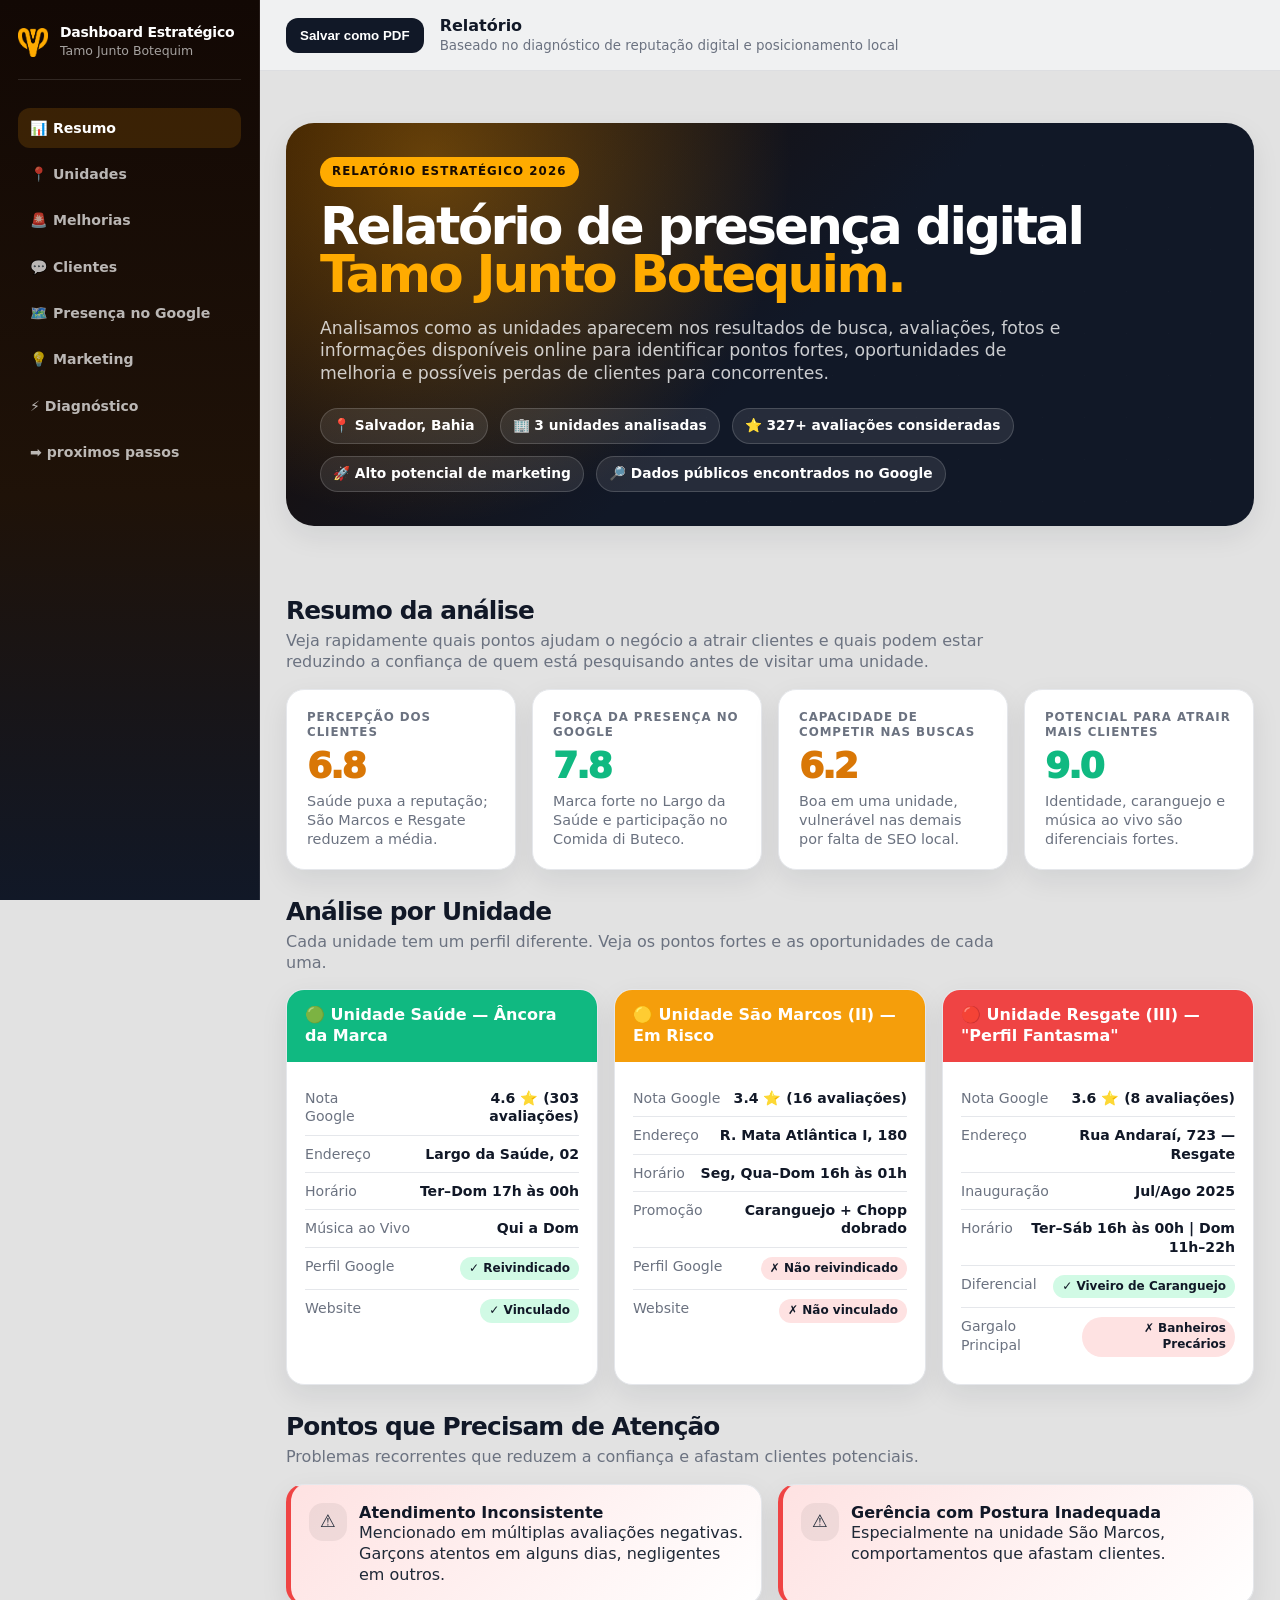
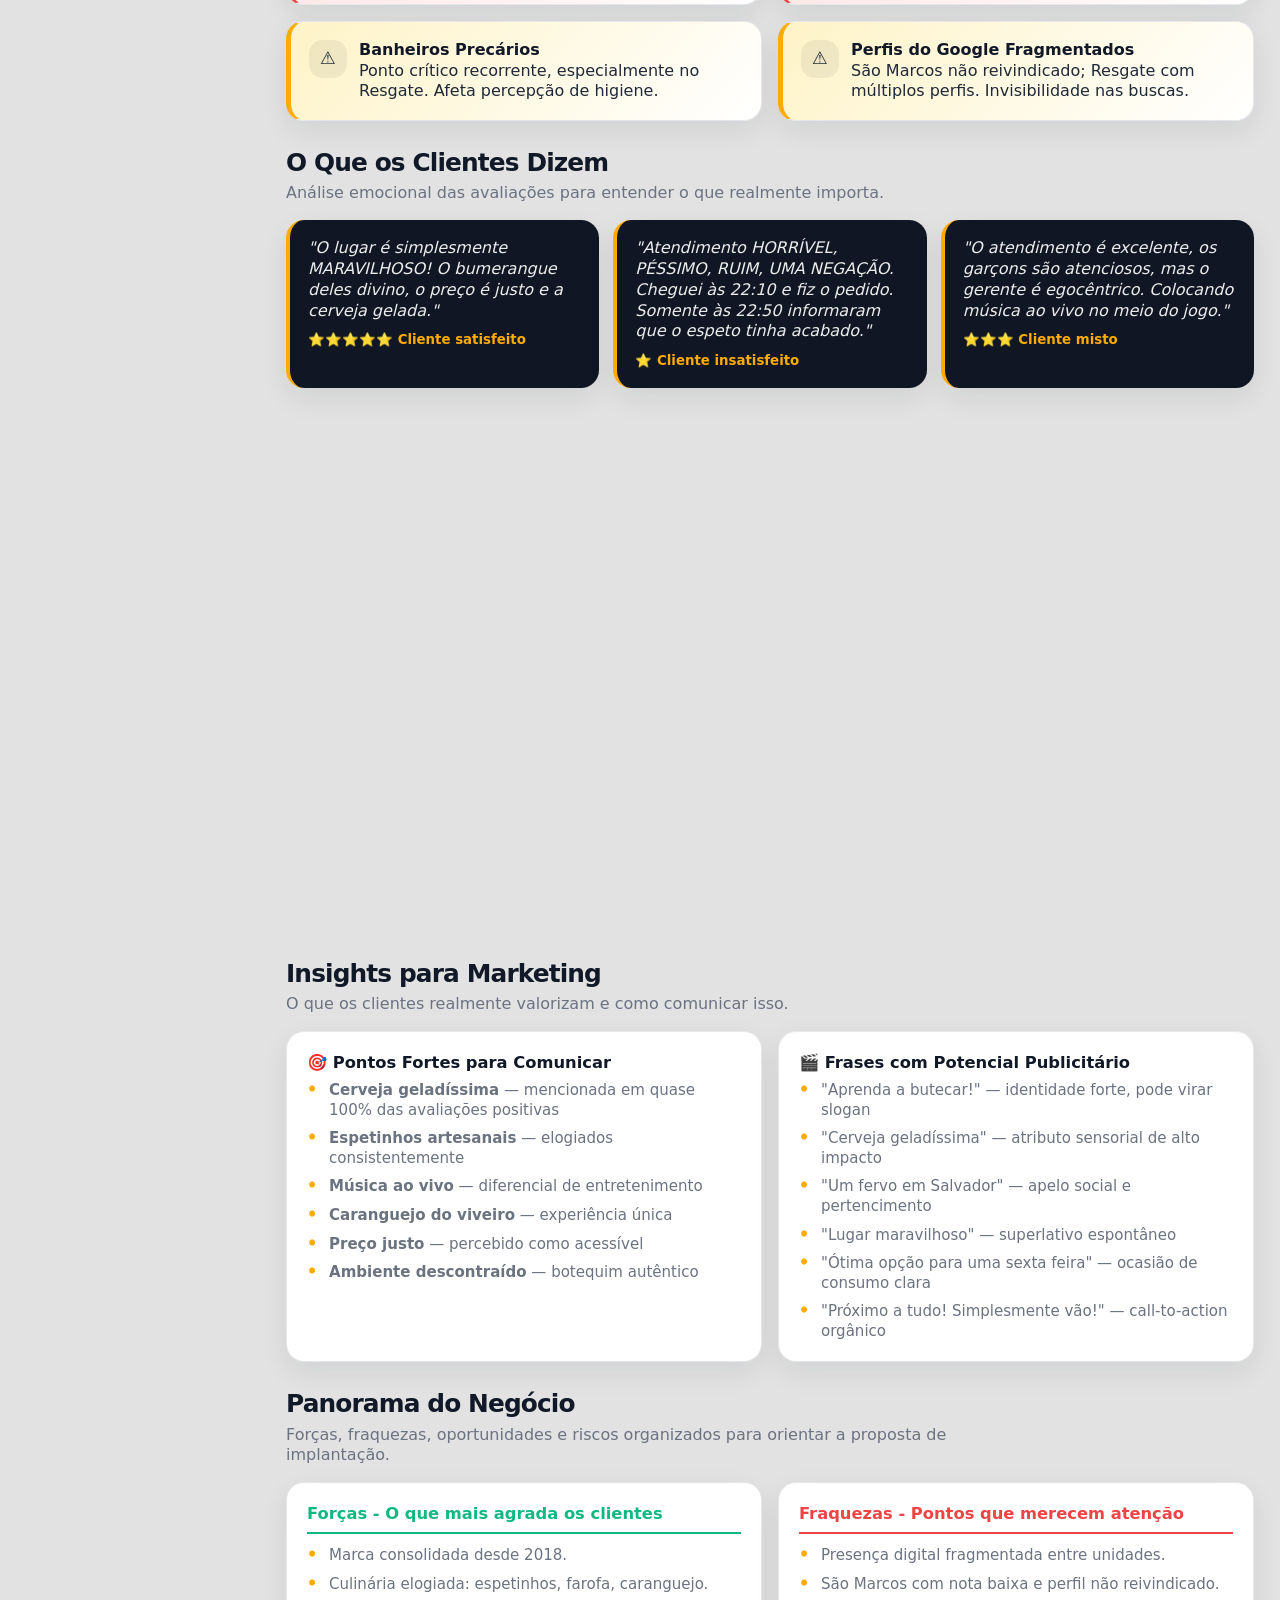
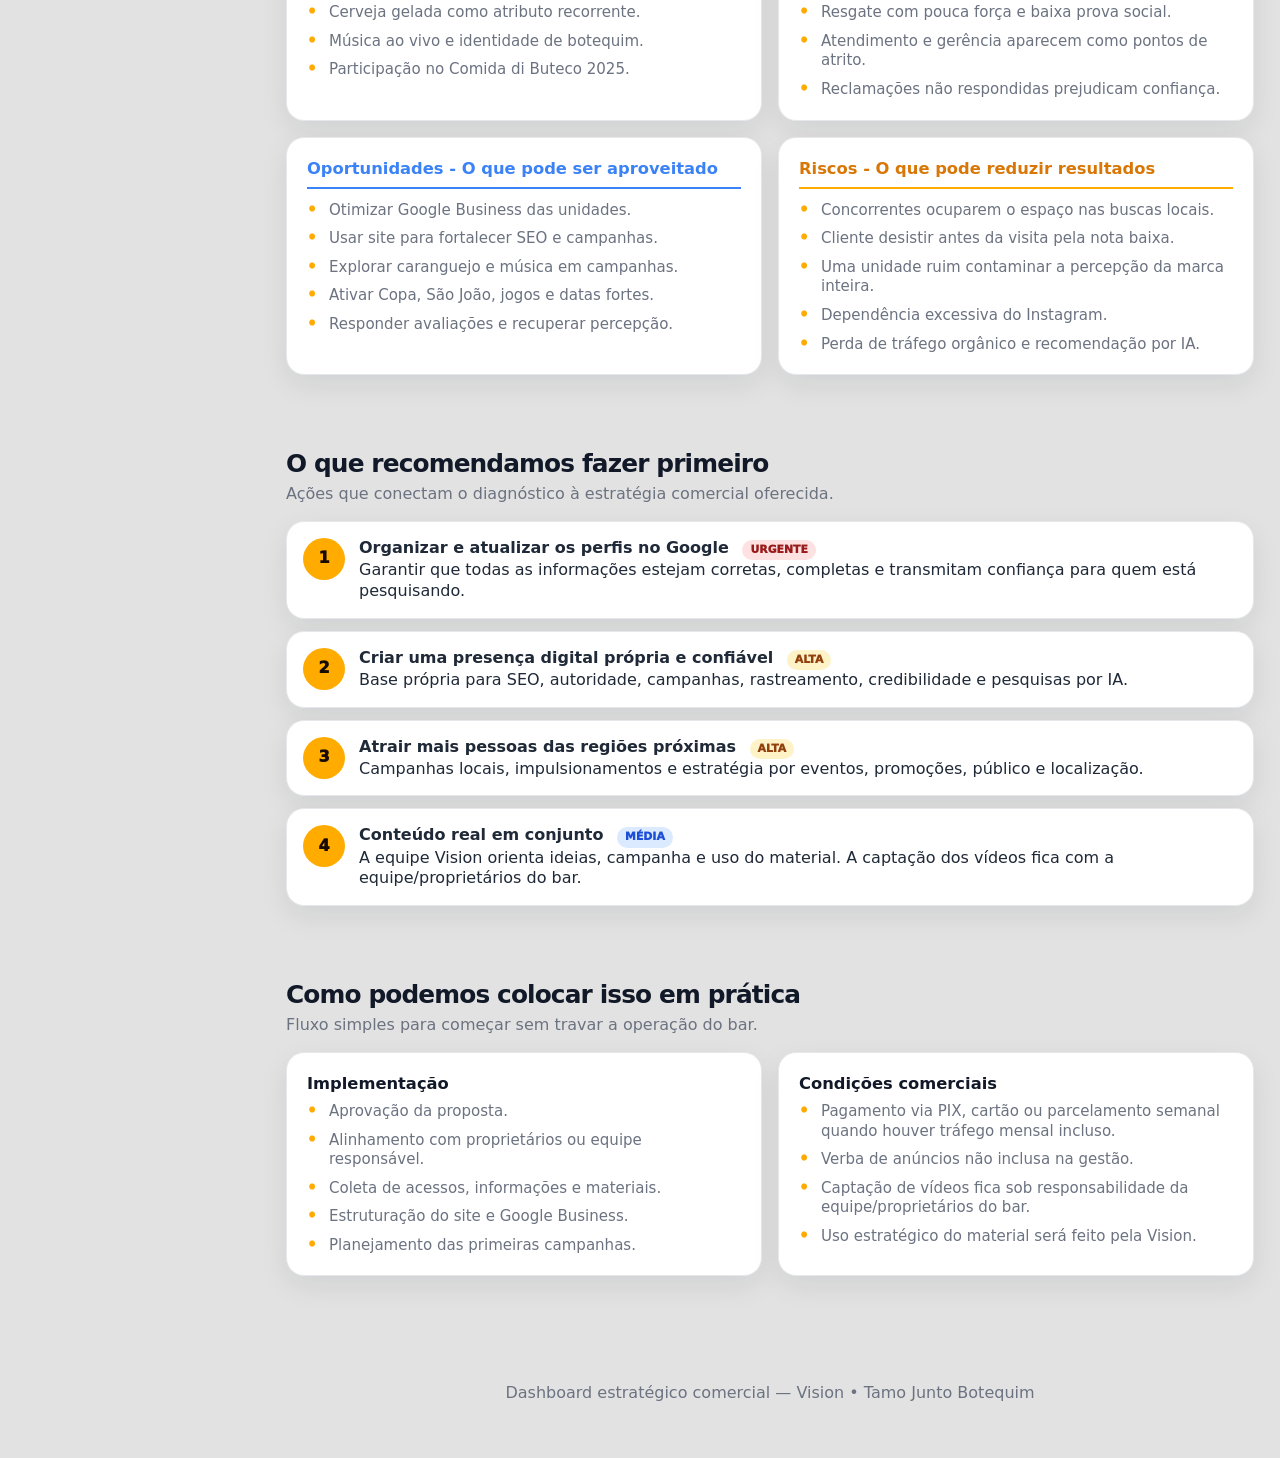
<file: index.html>
<!DOCTYPE html>
<html lang="pt-BR">
<head>
  <meta charset="UTF-8" />
  <meta name="viewport" content="width=device-width, initial-scale=1.0" />
  <title>Dashboard Estratégico — Tamo Junto Botequim</title>
  <link rel="stylesheet" href="css/styles.css">
</head>
<body>
  <div class="page">
    <aside>
      <div class="brand">
      <img src="./assets/Logo.png" style="width: 30px;" alt="Logo">
        <div>
          <h1 style="font-size: 14px;">Dashboard Estratégico</h1>
          <span>Tamo Junto Botequim</span>
        </div>
      </div>
      <nav class="menu">
          <a href="#visao" class="active">📊 Resumo</a>
          <a href="#unidades">📍 Unidades</a>
          <a href="#ferida">🚨 Melhorias</a>
          <a href="#sentimento">💬 Clientes</a>
          <a href="#seo">🗺️ Presença no Google</a>
          <a href="#marketing">💡 Marketing</a>
          <a href="#swot">⚡ Diagnóstico</a>
          <a href="#recomend">➡️ proximos passos</a>
      </nav>
    </aside>

    <button class="menu-toggle">☰ Menu</button>

    <main>
      <div class="topbar">
        <button class="btn" onclick="window.print()">Salvar como PDF</button>
        <div>
          <strong>Relatório</strong>
          <div class="small">Baseado no diagnóstico de reputação digital e posicionamento local</div>
        </div>
      </div>

      <div class="content">
        <section class="hero reveal" id="visao">
          <div class="badge">Relatório estratégico 2026</div>
          <h2>Relatório de presença digital<br><span>Tamo Junto Botequim.</span></h2>
          <p>Analisamos como as unidades aparecem nos resultados de busca, avaliações, fotos e informações disponíveis online para identificar pontos fortes, oportunidades de melhoria e possíveis perdas de clientes para concorrentes.</p>
          <div class="hero-meta">
            <span>📍 Salvador, Bahia</span>
            <span>🏢 3 unidades analisadas</span>
            <span>⭐ 327+ avaliações consideradas</span>
            <span>🚀 Alto potencial de marketing</span>
            <span>🔎 Dados públicos encontrados no Google</span>
          </div>
        </section>
          <br>
        <section class="reveal">
          <div class="section-title">
            <div>
              <h3>Resumo da análise</h3>
              <p>Veja rapidamente quais pontos ajudam o negócio a atrair clientes e quais podem estar reduzindo a confiança de quem está pesquisando antes de visitar uma unidade.</p>
            </div>
          </div>
          <div class="grid grid-4">
            <div class="card">
              <div class="label">Percepção dos clientes</div>
              <div class="metric amber">6.8</div>
              <div class="sub">Saúde puxa a reputação; São Marcos e Resgate reduzem a média.</div>
            </div>
            <div class="card">
              <div class="label">Força da presença no Google</div>
              <div class="metric green">7.8</div>
              <div class="sub">Marca forte no Largo da Saúde e participação no Comida di Buteco.</div>
            </div>
            <div class="card">
              <div class="label">Capacidade de competir nas buscas</div>
              <div class="metric amber">6.2</div>
              <div class="sub">Boa em uma unidade, vulnerável nas demais por falta de SEO local.</div>
            </div>
            <div class="card">
              <div class="label">Potencial para atrair mais clientes</div>
              <div class="metric green">9.0</div>
              <div class="sub">Identidade, caranguejo e música ao vivo são diferenciais fortes.</div>
            </div>
          </div>
        </section>

        <section id="unidades" class="reveal">
          <div class="section-title">
            <div>
              <h3>Análise por Unidade</h3>
              <p>Cada unidade tem um perfil diferente. Veja os pontos fortes e as oportunidades de cada uma.</p>
            </div>
          </div>
          <div class="grid grid-3">
            <div class="card unit-card">
              <div class="unit-head saude">🟢 Unidade Saúde — Âncora da Marca</div>
              <div class="unit-body">
                <div class="row"><span>Nota Google</span><span>4.6 ⭐ (303 avaliações)</span></div>
                <div class="row"><span>Endereço</span><span>Largo da Saúde, 02</span></div>
                <div class="row"><span>Horário</span><span>Ter–Dom 17h às 00h</span></div>
                <div class="row"><span>Música ao Vivo</span><span>Qui a Dom</span></div>
                <div class="row"><span>Perfil Google</span><span><span class="tag ok">✓ Reivindicado</span></span></div>
                <div class="row"><span>Website</span><span><span class="tag ok">✓ Vinculado</span></span></div>
              </div>
            </div>
            <div class="card unit-card">
              <div class="unit-head vale">🟡 Unidade São Marcos (II) — Em Risco</div>
              <div class="unit-body">
                <div class="row"><span>Nota Google</span><span>3.4 ⭐ (16 avaliações)</span></div>
                <div class="row"><span>Endereço</span><span>R. Mata Atlântica I, 180</span></div>
                <div class="row"><span>Horário</span><span>Seg, Qua–Dom 16h às 01h</span></div>
                <div class="row"><span>Promoção</span><span>Caranguejo + Chopp dobrado</span></div>
                <div class="row"><span>Perfil Google</span><span><span class="tag bad">✗ Não reivindicado</span></span></div>
                <div class="row"><span>Website</span><span><span class="tag bad">✗ Não vinculado</span></span></div>
              </div>
            </div>
            <div class="card unit-card">
              <div class="unit-head resgate">🔴 Unidade Resgate (III) — "Perfil Fantasma"</div>
              <div class="unit-body">
                <div class="row"><span>Nota Google</span><span>3.6 ⭐ (8 avaliações)</span></div>
                <div class="row"><span>Endereço</span><span>Rua Andaraí, 723 — Resgate</span></div>
                <div class="row"><span>Inauguração</span><span>Jul/Ago 2025</span></div>
                <div class="row"><span>Horário</span><span>Ter–Sáb 16h às 00h | Dom 11h–22h</span></div>
                <div class="row"><span>Diferencial</span><span><span class="tag ok">✓ Viveiro de Caranguejo</span></span></div>
                <div class="row"><span>Gargalo Principal</span><span><span class="tag bad">✗ Banheiros Precários</span></span></div>
              </div>
            </div>
          </div>
        </section>

        <section id="ferida" class="reveal">
          <div class="section-title">
            <div>
              <h3>Pontos que Precisam de Atenção</h3>
              <p>Problemas recorrentes que reduzem a confiança e afastam clientes potenciais.</p>
            </div>
          </div>
          <div class="grid grid-2">
            <div class="alert red">
              <div class="iconBox">⚠️</div>
              <div>
                <strong>Atendimento Inconsistente</strong>
                <p>Mencionado em múltiplas avaliações negativas. Garçons atentos em alguns dias, negligentes em outros.</p>
              </div>
            </div>
            <div class="alert red">
              <div class="iconBox">⚠️</div>
              <div>
                <strong>Gerência com Postura Inadequada</strong>
                <p>Especialmente na unidade São Marcos, comportamentos que afastam clientes.</p>
              </div>
            </div>
            <div class="alert amber">
              <div class="iconBox">⚠️</div>
              <div>
                <strong>Banheiros Precários</strong>
                <p>Ponto crítico recorrente, especialmente no Resgate. Afeta percepção de higiene.</p>
              </div>
            </div>
            <div class="alert amber">
              <div class="iconBox">⚠️</div>
              <div>
                <strong>Perfis do Google Fragmentados</strong>
                <p>São Marcos não reivindicado; Resgate com múltiplos perfis. Invisibilidade nas buscas.</p>
              </div>
            </div>
          </div>
        </section>

        <section id="sentimento" class="reveal">
          <div class="section-title">
            <div>
              <h3>O Que os Clientes Dizem</h3>
              <p>Análise emocional das avaliações para entender o que realmente importa.</p>
            </div>
          </div>
          <div class="quote-grid">
            <div class="quote">
              <p>"O lugar é simplesmente MARAVILHOSO! O bumerangue deles divino, o preço é justo e a cerveja gelada."</p>
              <small>⭐⭐⭐⭐⭐ Cliente satisfeito</small>
            </div>
            <div class="quote">
              <p>"Atendimento HORRÍVEL, PÉSSIMO, RUIM, UMA NEGAÇÃO. Cheguei às 22:10 e fiz o pedido. Somente às 22:50 informaram que o espeto tinha acabado."</p>
              <small>⭐ Cliente insatisfeito</small>
            </div>
            <div class="quote">
              <p>"O atendimento é excelente, os garçons são atenciosos, mas o gerente é egocêntrico. Colocando música ao vivo no meio do jogo."</p>
              <small>⭐⭐⭐ Cliente misto</small>
            </div>
          </div>
        </section>

        <section id="seo" class="reveal">
          <div class="section-title">
            <div>
              <h3>Presença no Google</h3>
              <p>Como o Tamo Junto aparece (ou não) nas buscas locais.</p>
            </div>
          </div>
          <div class="grid grid-2">
            <div class="card">
              <h4>✓ Saúde — Forte</h4>
              <ul>
                <li>303 avaliações com nota 4.6</li>
                <li>Perfil completo e reivindicado</li>
                <li>Website vinculado</li>
                <li>Aparece nas primeiras posições para "bar Largo da Saúde"</li>
                <li>Participação no Comida di Buteco 2025</li>
              </ul>
            </div>
            <div class="card">
              <h4>⚠️ São Marcos — Crítico</h4>
              <ul>
                <li>Apenas 16 avaliações com nota 3.4</li>
                <li>Perfil não reivindicado</li>
                <li>Sem website vinculado</li>
                <li>Categoria não definida</li>
                <li>Nomenclatura inconsistente (Vale dos Lagos vs. São Marcos)</li>
              </ul>
            </div>
            <div class="card">
              <h4>🔴 Resgate — "Perfil Fantasma"</h4>
              <ul>
                <li>Apenas 8 avaliações com nota 3.6</li>
                <li>Múltiplos perfis no Google Maps</li>
                <li>Não otimizado, invisível nas buscas</li>
                <li>Não aparece com ícone de bar no mapa</li>
                <li>Perda de 100% do tráfego orgânico local</li>
              </ul>
            </div>
            <div class="card">
              <h4>💡 Oportunidade</h4>
              <ul>
                <li>Reivindicar e otimizar perfis não gerenciados</li>
                <li>Consolidar perfis duplicados do Resgate</li>
                <li>Adicionar fotos, horários e informações completas</li>
                <li>Responder avaliações para aumentar engajamento</li>
                <li>Criar website próprio para fortalecer SEO</li>
              </ul>
            </div>
          </div>
        </section>

        <section id="marketing" class="reveal">
          <div class="section-title">
            <div>
              <h3>Insights para Marketing</h3>
              <p>O que os clientes realmente valorizam e como comunicar isso.</p>
            </div>
          </div>
          <div class="grid grid-2">
            <div class="card">
              <h4>🎯 Pontos Fortes para Comunicar</h4>
              <ul>
                <li><strong>Cerveja geladíssima</strong> — mencionada em quase 100% das avaliações positivas</li>
                <li><strong>Espetinhos artesanais</strong> — elogiados consistentemente</li>
                <li><strong>Música ao vivo</strong> — diferencial de entretenimento</li>
                <li><strong>Caranguejo do viveiro</strong> — experiência única</li>
                <li><strong>Preço justo</strong> — percebido como acessível</li>
                <li><strong>Ambiente descontraído</strong> — botequim autêntico</li>
              </ul>
            </div>
            <div class="card">
              <h4>🎬 Frases com Potencial Publicitário</h4>
              <ul>
                <li>"Aprenda a butecar!" — identidade forte, pode virar slogan</li>
                <li>"Cerveja geladíssima" — atributo sensorial de alto impacto</li>
                <li>"Um fervo em Salvador" — apelo social e pertencimento</li>
                <li>"Lugar maravilhoso" — superlativo espontâneo</li>
                <li>"Ótima opção para uma sexta feira" — ocasião de consumo clara</li>
                <li>"Próximo a tudo! Simplesmente vão!" — call-to-action orgânico</li>
              </ul>
            </div>
          </div>
        </section>

        <section id="swot" class="reveal">
          <div class="section-title">
            <div>
              <h3>Panorama do Negócio</h3>
              <p>Forças, fraquezas, oportunidades e riscos organizados para orientar a proposta de implantação.</p>
            </div>
          </div>

          <div class="swot">
            <div class="card forcas">
              <h4>Forças - O que mais agrada os clientes</h4>
              <ul>
                <li>Marca consolidada desde 2018.</li>
                <li>Culinária elogiada: espetinhos, farofa, caranguejo.</li>
                <li>Cerveja gelada como atributo recorrente.</li>
                <li>Música ao vivo e identidade de botequim.</li>
                <li>Participação no Comida di Buteco 2025.</li>
              </ul>
            </div>
            <div class="card fraquezas">
              <h4>Fraquezas - Pontos que merecem atenção</h4>
              <ul>
                <li>Presença digital fragmentada entre unidades.</li>
                <li>São Marcos com nota baixa e perfil não reivindicado.</li>
                <li>Resgate com pouca força e baixa prova social.</li>
                <li>Atendimento e gerência aparecem como pontos de atrito.</li>
                <li>Reclamações não respondidas prejudicam confiança.</li>
              </ul>
            </div>
            <div class="card oportunidades">
              <h4>Oportunidades - O que pode ser aproveitado</h4>
              <ul>
                <li>Otimizar Google Business das unidades.</li>
                <li>Usar site para fortalecer SEO e campanhas.</li>
                <li>Explorar caranguejo e música em campanhas.</li>
                <li>Ativar Copa, São João, jogos e datas fortes.</li>
                <li>Responder avaliações e recuperar percepção.</li>
              </ul>
            </div>
            <div class="card riscos">
              <h4>Riscos - O que pode reduzir resultados</h4>
              <ul>
                <li>Concorrentes ocuparem o espaço nas buscas locais.</li>
                <li>Cliente desistir antes da visita pela nota baixa.</li>
                <li>Uma unidade ruim contaminar a percepção da marca inteira.</li>
                <li>Dependência excessiva do Instagram.</li>
                <li>Perda de tráfego orgânico e recomendação por IA.</li>
              </ul>
            </div>
          </div>
        </section>
        <br>

        <section id="recomend" class="reveal">
          <div class="section-title">
            <div>
              <h3>O que recomendamos fazer primeiro</h3>
              <p>Ações que conectam o diagnóstico à estratégia comercial oferecida.</p>
            </div>
          </div>

          <div class="rec">
            <div class="rec-item"><div class="num">1</div><div><h4>Organizar e atualizar os perfis no Google <span class="priority urgente">URGENTE</span></h4><p>Garantir que todas as informações estejam corretas, completas e transmitam confiança para quem está pesquisando.</p></div></div>
            <div class="rec-item"><div class="num">2</div><div><h4>Criar uma presença digital própria e confiável <span class="priority alta">ALTA</span></h4><p>Base própria para SEO, autoridade, campanhas, rastreamento, credibilidade e pesquisas por IA.</p></div></div>
            <div class="rec-item"><div class="num">3</div><div><h4>Atrair mais pessoas das regiões próximas <span class="priority alta">ALTA</span></h4><p>Campanhas locais, impulsionamentos e estratégia por eventos, promoções, público e localização.</p></div></div>
            <div class="rec-item"><div class="num">4</div><div><h4>Conteúdo real em conjunto <span class="priority media">MÉDIA</span></h4><p>A equipe Vision orienta ideias, campanha e uso do material. A captação dos vídeos fica com a equipe/proprietários do bar.</p></div></div>
          </div>
        </section>
        <br>

        <section class="reveal">
          <div class="section-title">
            <div>
              <h3>Como podemos colocar isso em prática</h3>
              <p>Fluxo simples para começar sem travar a operação do bar.</p>
            </div>
          </div>

          <div class="grid grid-2">
            <div class="card">
              <h4>Implementação</h4>
              <ul>
                <li>Aprovação da proposta.</li>
                <li>Alinhamento com proprietários ou equipe responsável.</li>
                <li>Coleta de acessos, informações e materiais.</li>
                <li>Estruturação do site e Google Business.</li>
                <li>Planejamento das primeiras campanhas.</li>
              </ul>
            </div>
            <div class="card">
              <h4>Condições comerciais</h4>
              <ul>
                <li>Pagamento via PIX, cartão ou parcelamento semanal quando houver tráfego mensal incluso.</li>
                <li>Verba de anúncios não inclusa na gestão.</li>
                <li>Captação de vídeos fica sob responsabilidade da equipe/proprietários do bar.</li>
                <li>Uso estratégico do material será feito pela Vision.</li>
              </ul>
            </div>
          </div>

        </section>
        <br>
        <footer>
          Dashboard estratégico comercial — Vision • Tamo Junto Botequim
        </footer>
      </div>
    </main>
  </div>

  <script src="js/main.js"></script>
</body>
</html>
</file>
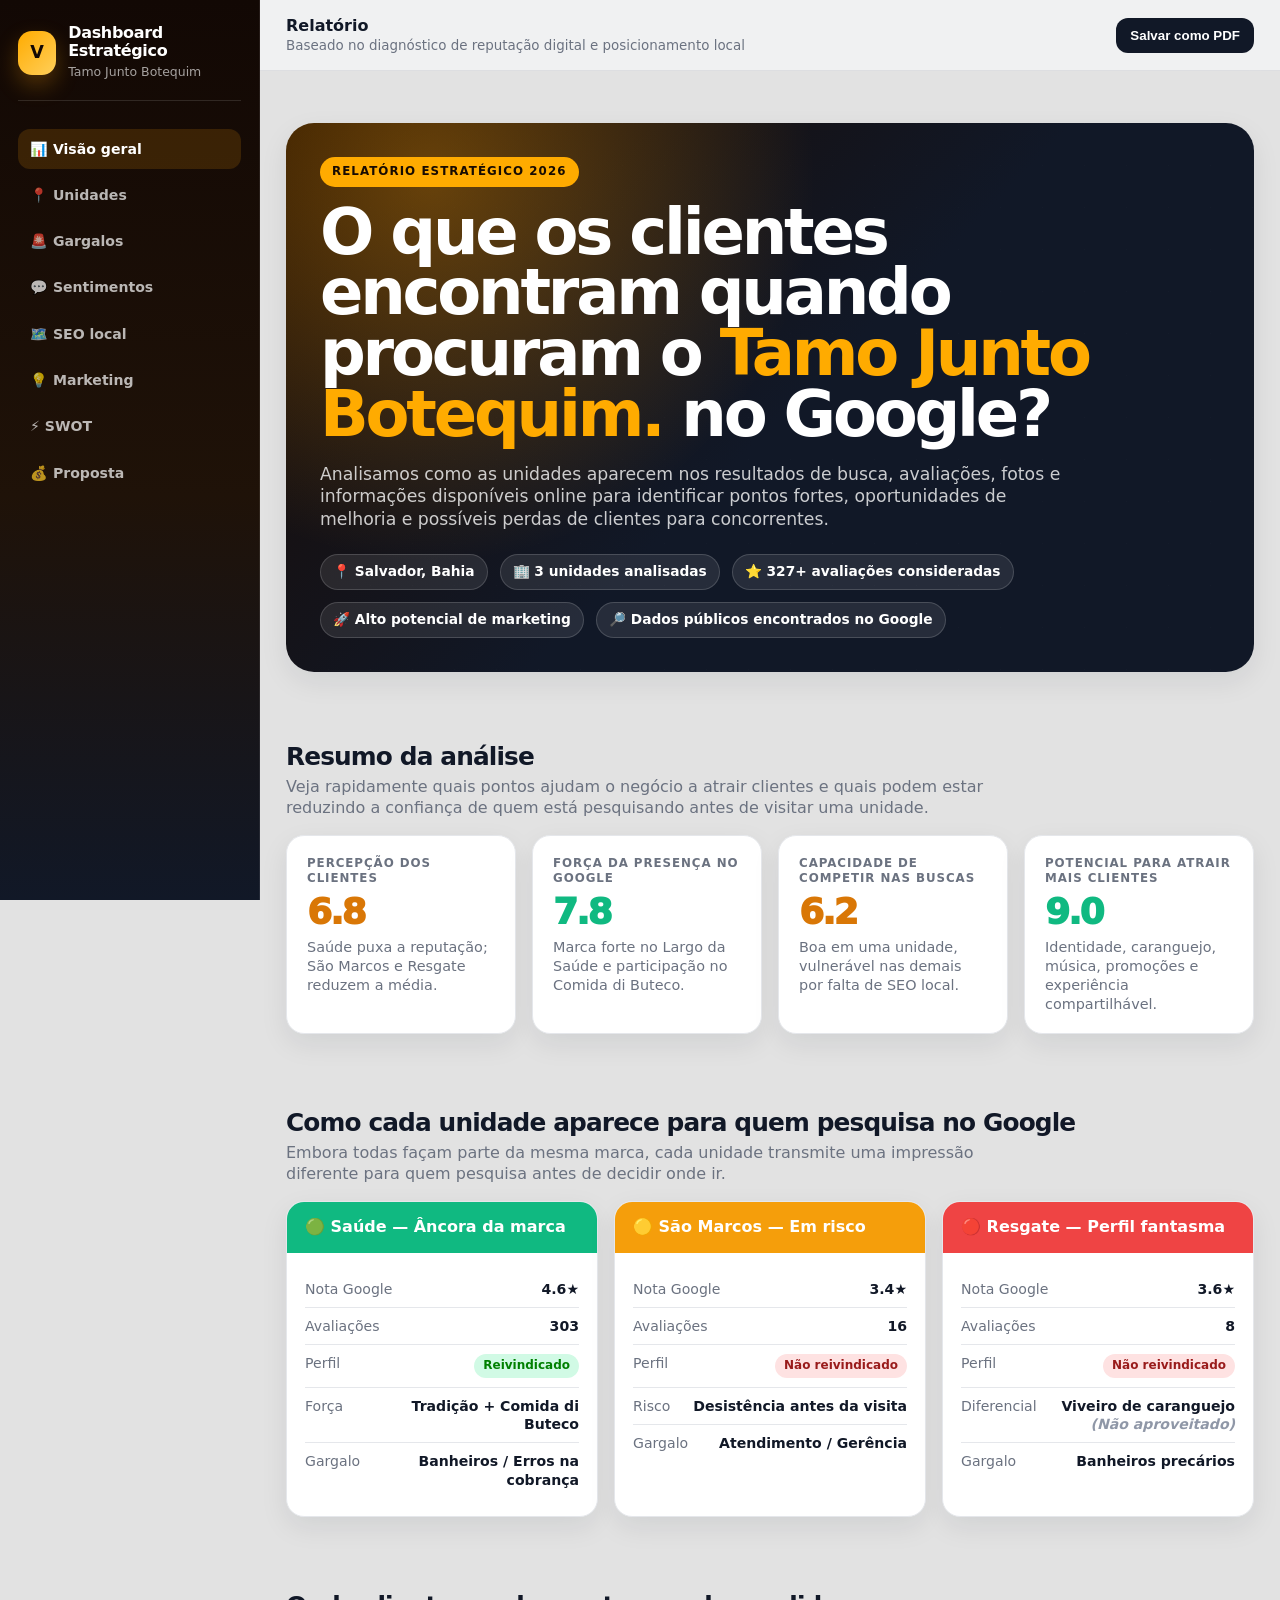
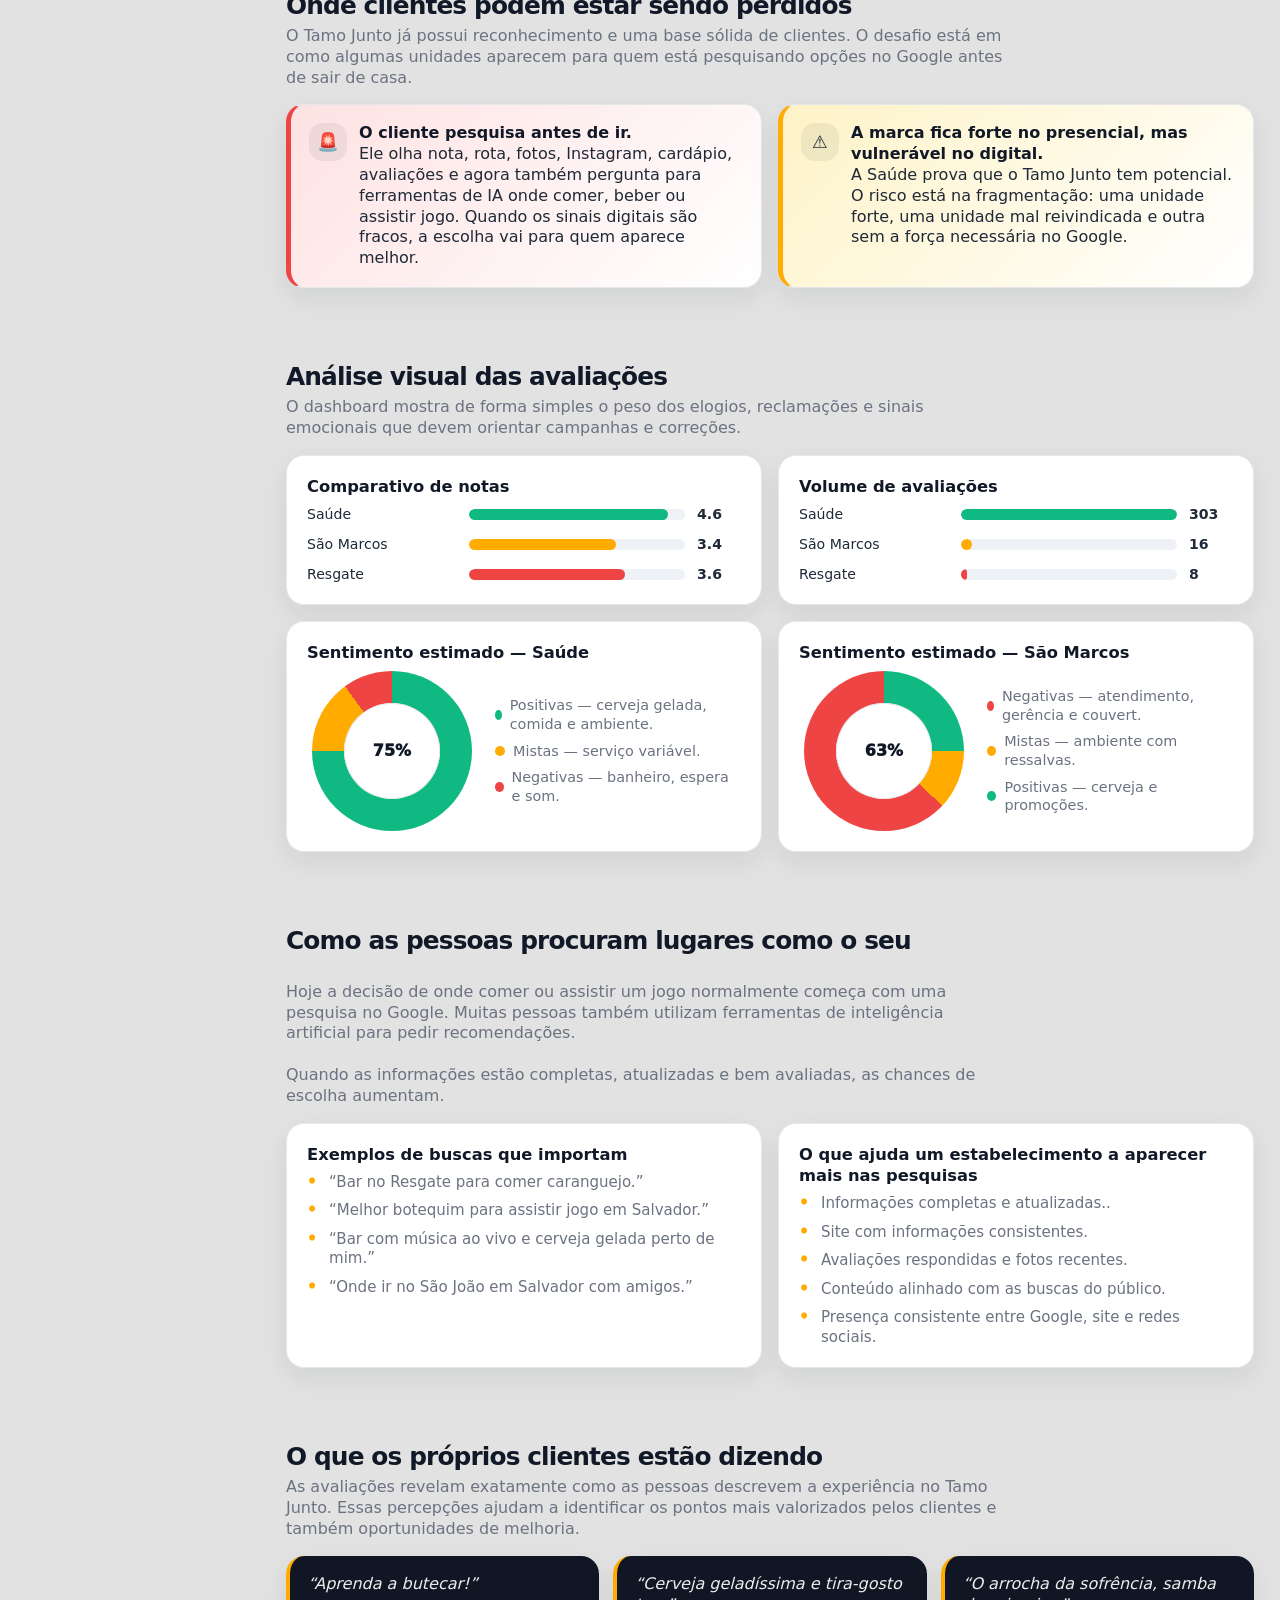
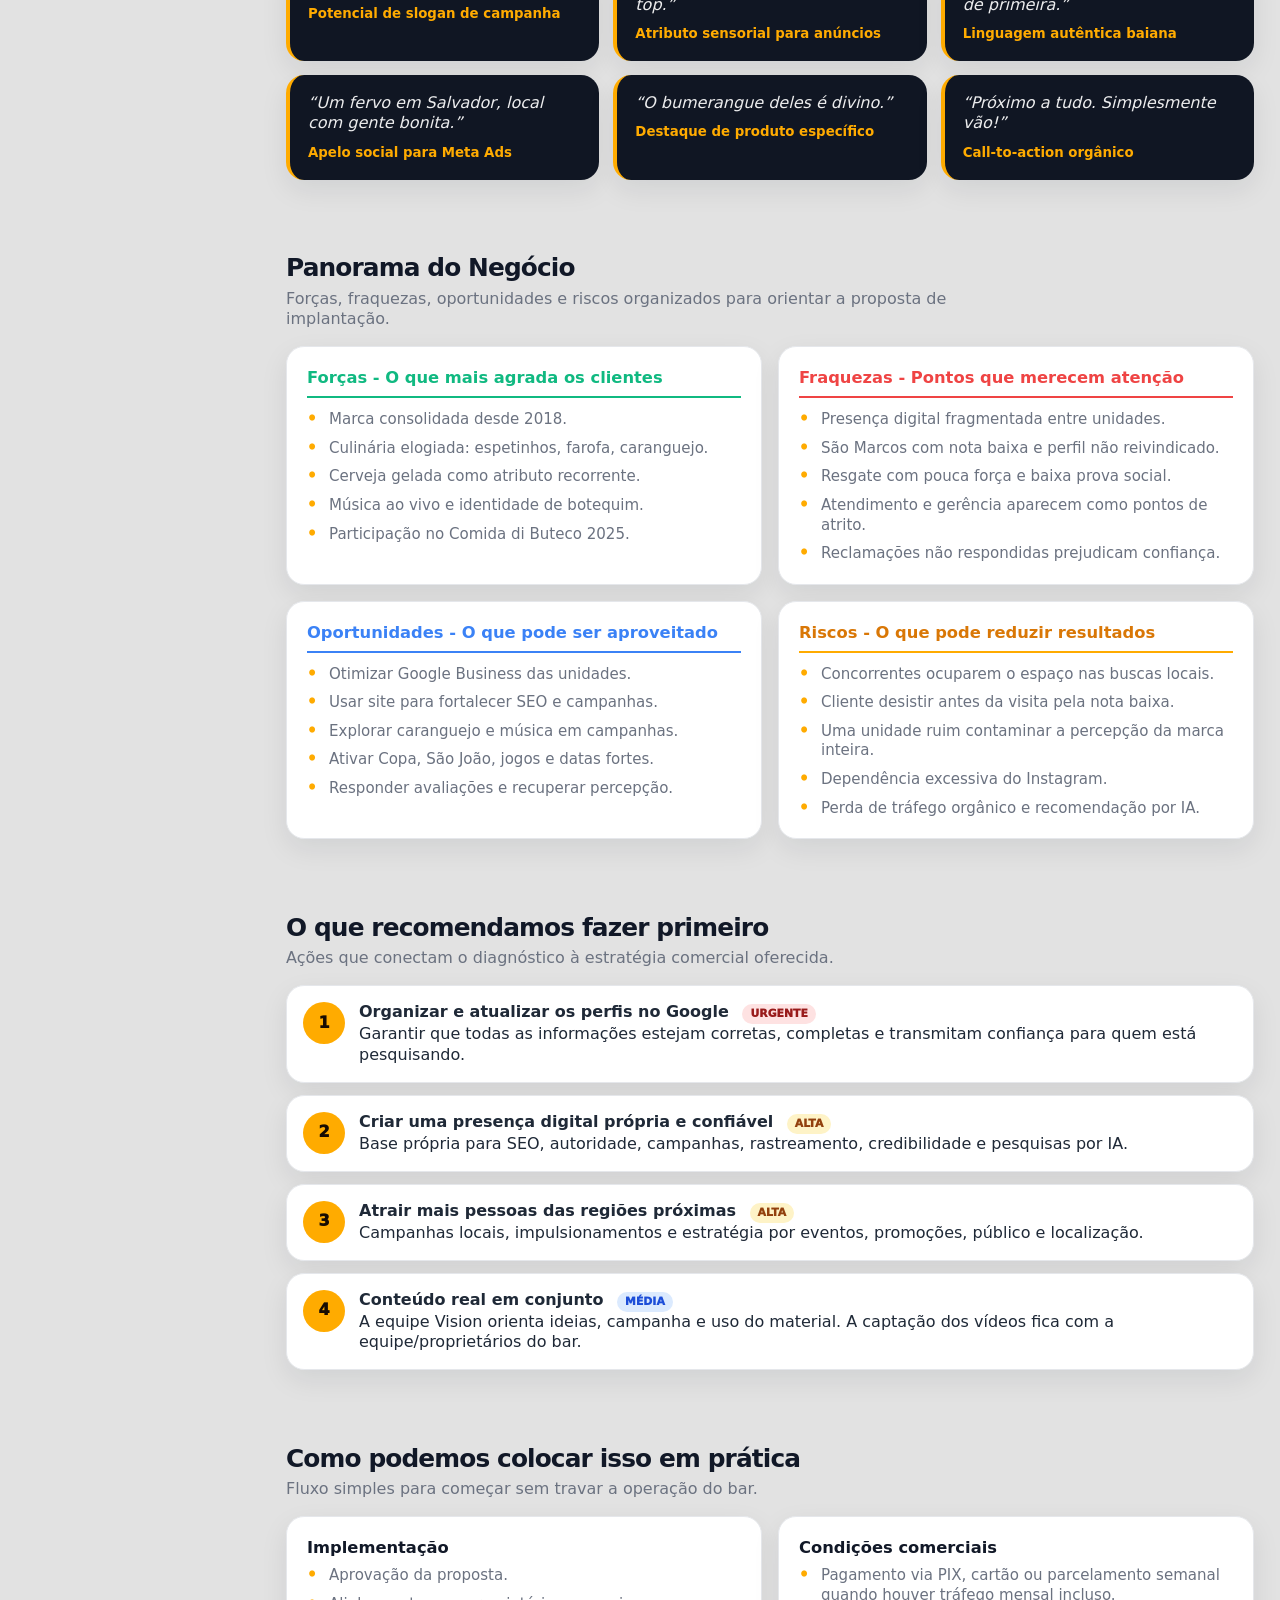
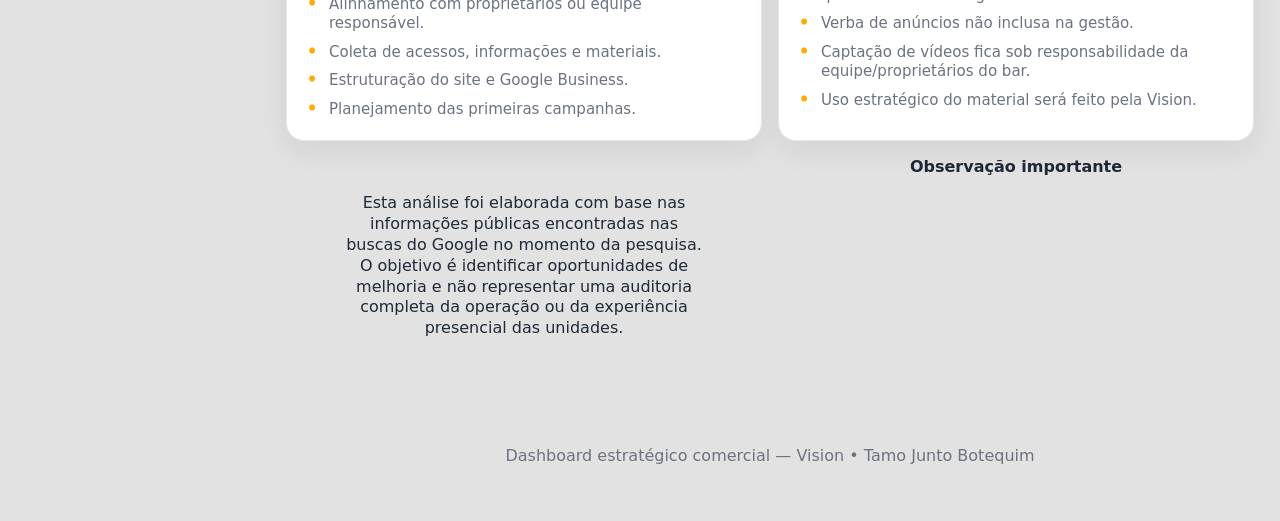
<file: dashboard_tamo_junto_analise.html>
<!DOCTYPE html>
<html lang="pt-BR">
<head>
  <meta charset="UTF-8" />
  <meta name="viewport" content="width=device-width, initial-scale=1.0" />
  <title>Dashboard Estratégico — Tamo Junto Botequim</title>
  <style>
    :root{
      --bg:#e2e2e2;
      --dark:#111827;
      --dark2:#1f2937;
      --card:#ffffff;
      --muted:#6b7280;
      --text:#1f2937;
      --amber:#FFAB00;
      --amber2:#d97706;
      --amberLight:#fef3c7;
      --green:#10b981;
      --greenLight:#d1fae5;
      --red:#ef4444;
      --redLight:#fee2e2;
      --blue:#3b82f6;
      --blueLight:#dbeafe;
      --line:#e5e7eb;
      --shadow:0 10px 28px rgba(17,24,39,.08);
      --radius:18px;
    }

    *{box-sizing:border-box;margin:0;padding:0}
    html{scroll-behavior:smooth}
    body{
      font-family:"poppins",system-ui,-apple-system,BlinkMacSystemFont,Arial,sans-serif;
      background:var(--bg);
      color:var(--text);
      line-height:1.3;
    }
    a{text-decoration:none;color:inherit}
    .page{display:grid;grid-template-columns:260px 1fr;min-height:100vh}

    aside{
      position:sticky;top:0;height:100vh;
      background:linear-gradient(180deg,#120804,#1f1208 55%,#111827);
      color:white;padding:24px 18px;border-right:1px solid rgba(255,255,255,.08);
      overflow:auto;
    }
    .brand{
      display:flex;align-items:center;gap:12px;margin-bottom:28px;
      padding-bottom:18px;border-bottom:1px solid rgba(255,255,255,.12)
    }
    .logo{
      width:44px;height:44px;border-radius:14px;
      display:grid;place-items:center;
      background:linear-gradient(135deg,var(--amber),#ffcf5a);
      color:#120804;font-weight:900;font-size:1.1rem;
      box-shadow:0 10px 22px rgba(245,158,11,.28)
    }
    .brand h1{font-size:1rem;line-height:1.15;letter-spacing:-.02em}
    .brand span{color:rgba(255,255,255,.62);font-size:.78rem}

    .menu{display:grid;gap:6px}
    .menu a{
      padding:11px 12px;border-radius:12px;color:rgba(255,255,255,.70);
      font-size:.88rem;font-weight:700;transition:.22s ease;
      display:flex;gap:10px;align-items:center;
    }
    .menu a:hover,.menu a.active{background:rgba(245,158,11,.16);color:#fff}

    main{min-width:0}
    .topbar{
      position:sticky;top:0;z-index:20;
      background:rgba(243,244,246,.82);backdrop-filter:blur(14px);
      border-bottom:1px solid rgba(17,24,39,.08);
      padding:16px 26px;display:flex;align-items:center;justify-content:space-between;gap:16px
    }
    .topbar strong{color:var(--dark)}
    .topbar .small{font-size:.84rem;color:var(--muted)}
    .btn{
      border:0;background:var(--dark);color:#fff;border-radius:12px;
      padding:10px 14px;font-weight:800;cursor:pointer;transition:.22s ease;
    }
    .btn:hover{transform:translateY(-2px);box-shadow:var(--shadow)}

    .content{max-width:1180px;margin:0 auto;padding:26px}
    .hero{
      position:relative;overflow:hidden;border-radius:28px;
      background:
        radial-gradient(circle at 15% 10%,rgba(245,158,11,.36),transparent 40%),
        linear-gradient(135deg,#1a0a00,#111827 52%,#111827);
      color:#fff;padding:34px;box-shadow:var(--shadow);margin-bottom:22px;
    }
    .hero::after{
      content:"";position:absolute;inset:0;
      background-image:linear-gradient(120deg,rgba(255,255,255,.08) 0 1px,transparent 1px);
      background-size:42px 42px;opacity:.18;pointer-events:none
    }
    .hero > *{position:relative;z-index:1}
    .badge{
      display:inline-flex;align-items:center;gap:8px;
      background:var(--amber);color:#180c02;
      font-size:.74rem;font-weight:900;letter-spacing:.09em;text-transform:uppercase;
      padding:7px 12px;border-radius:999px;margin-bottom:15px
    }
    .hero h2{font-size:clamp(2rem,5vw,4rem);letter-spacing:-.05em;line-height:.95;max-width:900px}
    .hero h2 span{color:var(--amber)}
    .hero p{margin-top:18px;max-width:760px;color:rgba(255,255,255,.78);font-size:1.08rem}
    .hero-meta{display:flex;gap:12px;flex-wrap:wrap;margin-top:24px}
    .hero-meta span{background:rgba(255,255,255,.09);border:1px solid rgba(255,255,255,.16);border-radius:999px;padding:8px 12px;font-weight:700;font-size:.86rem}

    section{margin:26px 0}
    .section-title{display:flex;justify-content:space-between;align-items:end;gap:18px;margin-bottom:16px}
    .section-title h3{font-size:1.55rem;letter-spacing:-.035em;color:var(--dark)}
    .section-title p{color:var(--muted);max-width:720px;margin-top:4px}
    .grid{display:grid;gap:16px}
    .grid-4{grid-template-columns:repeat(4,1fr)}
    .grid-3{grid-template-columns:repeat(3,1fr)}
    .grid-2{grid-template-columns:repeat(2,1fr)}
    .card{
      background:var(--card);border:1px solid var(--line);border-radius:var(--radius);
      padding:20px;box-shadow:var(--shadow);transition:.25s ease;position:relative;overflow:hidden
    }
    .card:hover{transform:translateY(-4px);box-shadow:0 18px 42px rgba(17,24,39,.12)}
    .card::before{content:"";position:absolute;top:0;left:0;right:0;height:4px;}
    .label{font-size:.74rem;text-transform:uppercase;letter-spacing:.08em;font-weight:900;color:var(--muted);margin-bottom:8px}
    .metric{font-size:2.25rem;font-weight:950;letter-spacing:-.06em;color:var(--dark);line-height:1}
    .metric.green{color:var(--green)}.metric.amber{color:var(--amber2)}.metric.red{color:var(--red)}.metric.blue{color:var(--blue)}
    .sub{color:var(--muted);font-size:.9rem;margin-top:8px}
    .card h4{font-size:1.02rem;color:var(--dark);margin-bottom:8px}
    .card p,.card li{color:var(--muted);font-size:.94rem}
    ul{list-style:none;display:grid;gap:9px}
    li{position:relative;padding-left:22px}
    li::before{content:"•";position:absolute;left:0;color:var(--amber);font-weight:950}

    .alert{
      display:flex;gap:12px;align-items:flex-start;border-radius:var(--radius);
      padding:18px;border:1px solid var(--line);background:#fff;box-shadow:var(--shadow)
    }
    .alert strong{color:var(--dark)}
    .alert.red{background:linear-gradient(135deg,var(--redLight),#fff);border-left:5px solid var(--red)}
    .alert.amber{background:linear-gradient(135deg,var(--amberLight),#fff);border-left:5px solid var(--amber)}
    .alert.green{background:linear-gradient(135deg,var(--greenLight),#fff);border-left:5px solid var(--green)}
    .iconBox{width:38px;height:38px;border-radius:14px;display:grid;place-items:center;flex:0 0 auto;background:rgba(0,0,0,.06);font-size:1.1rem}

    .unit-card{padding:0;overflow:hidden}
    .unit-head{color:#fff;padding:15px 18px;font-weight:900}
    .unit-head.saude{background:linear-gradient(135deg,#10b981,#10b981)}
    .unit-head.vale{background:linear-gradient(135deg,#f59e0b,#f59e0b)}
    .unit-head.resgate{background:linear-gradient(135deg,#ef4444,#ef4444)}
    .unit-body{padding:18px}
    .row{display:flex;justify-content:space-between;gap:12px;border-bottom:1px solid var(--line);padding:9px 0;font-size:.88rem}
    .row:last-child{border-bottom:0}
    .row span:first-child{color:var(--muted)}
    .row span:last-child{text-align:right;font-weight:800;color:var(--dark)}
    .tag{display:inline-flex;align-items:center;border-radius:999px;padding:4px 9px;font-size:.75rem;font-weight:900}
    .ok{background:var(--greenLight);color:#065f46}.warn{background:var(--amberLight);color:#92400e}.bad{background:var(--redLight);color:#991b1b;}

    .bar-chart{display:grid;gap:12px}
    .bar-row{display:grid;grid-template-columns:150px 1fr 44px;gap:12px;align-items:center;font-size:.88rem}
    .bar-track{height:11px;background:#eef2f7;border-radius:999px;overflow:hidden}
    .bar{height:100%;border-radius:999px;background:var(--amber)}
    .bar.green{background:var(--green)}.bar.red{background:var(--red)}.bar.blue{background:var(--blue)}
    .donut-wrap{display:grid;grid-template-columns:170px 1fr;gap:18px;align-items:center}
    .donut{
      --p1:75;--p2:15;--p3:10;
      width:160px;height:160px;border-radius:50%;
      background:conic-gradient(var(--green) 0 calc(var(--p1)*1%),var(--amber) 0 calc((var(--p1) + var(--p2))*1%),var(--red) 0);
      position:relative;margin:auto
    }
    .donut::after{content:"";position:absolute;inset:32px;background:#fff;border-radius:50%;box-shadow:inset 0 0 0 1px var(--line)}
    .donut-label{position:absolute;inset:0;display:grid;place-items:center;font-weight:950;color:var(--dark);z-index:1}
    .legend{display:grid;gap:8px}
    .legend span{display:flex;gap:8px;align-items:center;color:var(--muted);font-size:.9rem}
    .dot{width:10px;height:10px;border-radius:50%;display:inline-block}.dot.green{background:var(--green)}.dot.amber{background:var(--amber)}.dot.red{background:var(--red)}

    .quote-grid{display:grid;grid-template-columns:repeat(3,1fr);gap:14px}
    .quote{
      background:linear-gradient(135deg,#101623,#101623);
      color:#fff;border-radius:18px;padding:18px;border-left:4px solid var(--amber);box-shadow:var(--shadow)
    }
    .quote p{font-style:italic;color:rgba(255,255,255,.92)}
    .quote small{display:block;color:var(--amber);margin-top:10px;font-weight:800}

    .swot{display:grid;grid-template-columns:repeat(2,1fr);gap:16px}
    .swot .card h4{padding-bottom:8px;border-bottom:2px solid;margin-bottom:12px}
    .swot .forcas h4{color:var(--green);border-color:var(--green)}
    .swot .fraquezas h4{color:var(--red);border-color:var(--red)}
    .swot .oportunidades h4{color:var(--blue);border-color:var(--blue)}
    .swot .riscos h4{color:var(--amber2);border-color:var(--amber)}

    .rec{display:grid;gap:12px}
    .rec-item{display:grid;grid-template-columns:42px 1fr;gap:14px;align-items:start;background:#fff;border:1px solid var(--line);border-radius:18px;padding:16px;box-shadow:var(--shadow)}
    .num{width:42px;height:42px;border-radius:50%;display:grid;place-items:center;background:var(--amber);color:#180c02;font-weight:950}
    .priority{display:inline-flex;margin-left:8px;border-radius:999px;padding:3px 8px;font-size:.68rem;font-weight:950}
    .priority.urgente{background:var(--redLight);color:#991b1b}.priority.alta{background:var(--amberLight);color:#92400e}.priority.media{background:var(--blueLight);color:#1d4ed8}

    .price{
      background:linear-gradient(135deg,#111827,#1f2937);
      color:#fff;border-radius:24px;padding:24px;box-shadow:var(--shadow);border:1px solid rgba(255,255,255,.1)
    }
    .price h4{font-size:1.2rem}
    .price .big{font-size:2.4rem;font-weight:950;color:var(--amber);letter-spacing:-.06em;line-height:1;margin:12px 0}
    .price p,.price li{color:rgba(255,255,255,.72)}
    .notice{border-left:5px solid var(--amber);background:var(--amberLight);border-radius:16px;padding:16px;color:#78350f;font-weight:700}
    footer{margin-top:32px;padding:28px;color:var(--muted);text-align:center}

    .reveal{opacity:0;transform:translateY(14px);transition:.55s ease}
    .reveal.visible{opacity:1;transform:translateY(0)}

    @media(max-width:980px){
      .page{grid-template-columns:1fr}
      aside{position:relative;height:auto}
      .menu{grid-template-columns:repeat(2,1fr)}
      .topbar{position:relative}
      .grid-4,.grid-3,.grid-2,.swot,.quote-grid{grid-template-columns:1fr}
      .donut-wrap{grid-template-columns:1fr}
      .bar-row{grid-template-columns:1fr}
    }
    @media print{
      aside,.topbar{display:none}
      .page{display:block}
      body{background:white}
      .content{padding:0}
      .card,.alert,.rec-item,.price{box-shadow:none;break-inside:avoid}
      .hero{break-inside:avoid}
      section{break-inside:avoid}
    }
  </style>
</head>
<body>
  <div class="page">
    <aside>
      <div class="brand">
        <div class="logo">V</div>
        <div>
          <h1>Dashboard Estratégico</h1>
          <span>Tamo Junto Botequim</span>
        </div>
      </div>
      <nav class="menu">
        <a href="#visao" class="active">📊 Visão geral</a>
        <a href="#unidades">📍 Unidades</a>
        <a href="#ferida">🚨 Gargalos</a>
        <a href="#sentimento">💬 Sentimentos</a>
        <a href="#seo">🗺️ SEO local</a>
        <a href="#marketing">💡 Marketing</a>
        <a href="#swot">⚡ SWOT</a>
        <a href="#proposta">💰 Proposta</a>
      </nav>
    </aside>

    <main>
      <div class="topbar">
        <div>
          <strong>Relatório</strong>
          <div class="small">Baseado no diagnóstico de reputação digital e posicionamento local</div>
        </div>
        <button class="btn" onclick="window.print()">Salvar como PDF</button>
      </div>

      <div class="content">
        <section class="hero reveal" id="visao">
          <div class="badge">Relatório estratégico 2026</div>
          <h2>O que os clientes encontram quando procuram o <span>Tamo Junto Botequim.</span> no Google?</h2>
          <p>Analisamos como as unidades aparecem nos resultados de busca, avaliações, fotos e informações disponíveis online para identificar pontos fortes, oportunidades de melhoria e possíveis perdas de clientes para concorrentes.</p>
          <div class="hero-meta">
            <span>📍 Salvador, Bahia</span>
            <span>🏢 3 unidades analisadas</span>
            <span>⭐ 327+ avaliações consideradas</span>
            <span>🚀 Alto potencial de marketing</span>
            <span>🔎 Dados públicos encontrados no Google</span>
          </div>
        </section>
          <br>
        <section class="reveal">
          <div class="section-title">
            <div>
              <h3>Resumo da análise</h3>
              <p>Veja rapidamente quais pontos ajudam o negócio a atrair clientes e quais podem estar reduzindo a confiança de quem está pesquisando antes de visitar uma unidade.</p>
            </div>
          </div>
          <div class="grid grid-4">
            <div class="card">
              <div class="label">Percepção dos clientes</div>
              <div class="metric amber">6.8</div>
              <div class="sub">Saúde puxa a reputação; São Marcos e Resgate reduzem a média.</div>
            </div>
            <div class="card">
              <div class="label">Força da presença no Google</div>
              <div class="metric green">7.8</div>
              <div class="sub">Marca forte no Largo da Saúde e participação no Comida di Buteco.</div>
            </div>
            <div class="card">
              <div class="label">Capacidade de competir nas buscas</div>
              <div class="metric amber">6.2</div>
              <div class="sub">Boa em uma unidade, vulnerável nas demais por falta de SEO local.</div>
            </div>
            <div class="card">
              <div class="label">Potencial para atrair mais clientes</div>
              <div class="metric green">9.0</div>
              <div class="sub">Identidade, caranguejo, música, promoções e experiência compartilhável.</div>
            </div>
          </div>
        </section>
          <br>
        <section id="unidades" class="reveal">
          <div class="section-title">
            <div>
              <h3>Como cada unidade aparece para quem pesquisa no Google</h3>
              <p>Embora todas façam parte da mesma marca, cada unidade transmite uma impressão diferente para quem pesquisa antes de decidir onde ir.</p>
            </div>
          </div>

          <div class="grid grid-3">
            <div class="card unit-card">
              <div class="unit-head saude">🟢 Saúde — Âncora da marca</div>
              <div class="unit-body">
                <div class="row"><span>Nota Google</span><span>4.6★</span></div>
                <div class="row"><span>Avaliações</span><span>303</span></div>
                <div class="row"><span>Perfil</span><span><span class="tag ok" style="color: green;">Reivindicado</span></span></div>
                <div class="row"><span>Força</span><span>Tradição + Comida di Buteco</span></div>
                <div class="row"><span>Gargalo</span><span>Banheiros / Erros na cobrança</span></div>
              </div>
            </div>

            <div class="card unit-card">
              <div class="unit-head vale">🟡 São Marcos — Em risco</div>
              <div class="unit-body">
                <div class="row"><span>Nota Google</span><span>3.4★</span></div>
                <div class="row"><span>Avaliações</span><span>16</span></div>
                <div class="row"><span>Perfil</span><span><span class="tag bad" style="color: #991b1b;">Não reivindicado</span></span></div>
                <div class="row"><span>Risco</span><span>Desistência antes da visita</span></div>
                <div class="row"><span>Gargalo</span><span>Atendimento / Gerência</span></div>
              </div>
            </div>

            <div class="card unit-card">
              <div class="unit-head resgate">🔴 Resgate — Perfil fantasma</div>
              <div class="unit-body">
                <div class="row"><span>Nota Google</span><span>3.6★</span></div>
                <div class="row"><span>Avaliações</span><span>8</span></div>
                <div class="row"><span>Perfil</span><span><span class="tag bad" style="color: #991b1b;">Não reivindicado</span></span></div>
                <div class="row"><span>Diferencial</span><span>Viveiro de caranguejo <i style="color:#8f97a7; font-weight: bold;">(Não aproveitado)</i></span></div>
                <div class="row"><span>Gargalo</span><span>Banheiros precários</span></div>
              </div>
            </div>
          </div>
        </section>
        <br>
        <section id="ferida" class="reveal">
          <div class="section-title">
            <div>
              <h3>Onde clientes podem estar sendo perdidos</h3>
              <p>O Tamo Junto já possui reconhecimento e uma base sólida de clientes. O desafio está em como algumas unidades aparecem para quem está pesquisando opções no Google antes de sair de casa.</p>
            </div>
          </div>

          <div class="grid grid-2">
            <div class="alert red">
              <div class="iconBox">🚨</div>
              <div>
                <strong>O cliente pesquisa antes de ir.</strong>
                <p>Ele olha nota, rota, fotos, Instagram, cardápio, avaliações e agora também pergunta para ferramentas de IA onde comer, beber ou assistir jogo. Quando os sinais digitais são fracos, a escolha vai para quem aparece melhor.</p>
              </div>
            </div>
            <div class="alert amber">
              <div class="iconBox">⚠️</div>
              <div>
                <strong>A marca fica forte no presencial, mas vulnerável no digital.</strong>
                <p>A Saúde prova que o Tamo Junto tem potencial. O risco está na fragmentação: uma unidade forte, uma unidade mal reivindicada e outra sem a força necessária no Google.</p>
              </div>
            </div>
          </div>
        </section>
        <br>

        <section id="sentimento" class="reveal">
          <div class="section-title">
            <div>
              <h3>Análise visual das avaliações</h3>
              <p>O dashboard mostra de forma simples o peso dos elogios, reclamações e sinais emocionais que devem orientar campanhas e correções.</p>
            </div>
          </div>

          <div class="grid grid-2">
            <div class="card">
              <h4>Comparativo de notas</h4>
              <div class="bar-chart">
                <div class="bar-row"><span>Saúde</span><div class="bar-track"><div class="bar green" style="width:92%"></div></div><strong>4.6</strong></div>
                <div class="bar-row"><span>São Marcos</span><div class="bar-track"><div class="bar" style="width:68%"></div></div><strong>3.4</strong></div>
                <div class="bar-row"><span>Resgate</span><div class="bar-track"><div class="bar red" style="width:72%"></div></div><strong>3.6</strong></div>
              </div>
            </div>

            <div class="card">
              <h4>Volume de avaliações</h4>
              <div class="bar-chart">
                <div class="bar-row"><span>Saúde</span><div class="bar-track"><div class="bar green" style="width:100%"></div></div><strong>303</strong></div>
                <div class="bar-row"><span>São Marcos</span><div class="bar-track"><div class="bar" style="width:5.3%"></div></div><strong>16</strong></div>
                <div class="bar-row"><span>Resgate</span><div class="bar-track"><div class="bar red" style="width:2.6%"></div></div><strong>8</strong></div>
              </div>
            </div>

            <div class="card">
              <h4>Sentimento estimado — Saúde</h4>
              <div class="donut-wrap">
                <div class="donut" style="--p1:75;--p2:15;--p3:10"><div class="donut-label">75%</div></div>
                <div class="legend">
                  <span><i class="dot green"></i> Positivas — cerveja gelada, comida e ambiente.</span>
                  <span><i class="dot amber"></i> Mistas — serviço variável.</span>
                  <span><i class="dot red"></i> Negativas — banheiro, espera e som.</span>
                </div>
              </div>
            </div>

            <div class="card">
              <h4>Sentimento estimado — São Marcos</h4>
              <div class="donut-wrap">
                <div class="donut" style="--p1:25;--p2:12;--p3:63"><div class="donut-label">63%</div></div>
                <div class="legend">
                  <span><i class="dot red"></i> Negativas — atendimento, gerência e couvert.</span>
                  <span><i class="dot amber"></i> Mistas — ambiente com ressalvas.</span>
                  <span><i class="dot green"></i> Positivas — cerveja e promoções.</span>
                </div>
              </div>
            </div>
          </div>
        </section>
        <br>

        <section id="seo" class="reveal">
          <div class="section-title">
            <div>
              <h3>Como as pessoas procuram lugares como o seu</h3>
                <br>
              <p>Hoje a decisão de onde comer ou assistir um jogo normalmente começa com uma pesquisa no Google. Muitas pessoas também utilizam ferramentas de inteligência artificial para pedir recomendações.
                <br>
                <br>
                Quando as informações estão completas, atualizadas e bem avaliadas, as chances de escolha aumentam.</p>
            </div>
          </div>

          <div class="grid grid-2">
            <div class="card">
              <h4>Exemplos de buscas que importam</h4>
              <ul>
                <li>“Bar no Resgate para comer caranguejo.”</li>
                <li>“Melhor botequim para assistir jogo em Salvador.”</li>
                <li>“Bar com música ao vivo e cerveja gelada perto de mim.”</li>
                <li>“Onde ir no São João em Salvador com amigos.”</li>
              </ul>
            </div>
            <div class="card">
              <h4>O que ajuda um estabelecimento a aparecer mais nas pesquisas</h4>
              <ul>
                <li>Informações completas e atualizadas..</li>
                <li>Site com informações consistentes.</li>
                <li>Avaliações respondidas e fotos recentes.</li>
                <li>Conteúdo alinhado com as buscas do público.</li>
                <li>Presença consistente entre Google, site e redes sociais.</li>
              </ul>
            </div>
          </div>
        </section>
        <br>

        <section id="marketing" class="reveal">
          <div class="section-title">
            <div>
              <h3>O que os próprios clientes estão dizendo</h3>
              <p>As avaliações revelam exatamente como as pessoas descrevem a experiência no Tamo Junto. Essas percepções ajudam a identificar os pontos mais valorizados pelos clientes e também oportunidades de melhoria.</p>
            </div>
          </div>

          <div class="quote-grid">
            <div class="quote"><p>“Aprenda a butecar!”</p><small>Potencial de slogan de campanha</small></div>
            <div class="quote"><p>“Cerveja geladíssima e tira-gosto top.”</p><small>Atributo sensorial para anúncios</small></div>
            <div class="quote"><p>“O arrocha da sofrência, samba de primeira.”</p><small>Linguagem autêntica baiana</small></div>
            <div class="quote"><p>“Um fervo em Salvador, local com gente bonita.”</p><small>Apelo social para Meta Ads</small></div>
            <div class="quote"><p>“O bumerangue deles é divino.”</p><small>Destaque de produto específico</small></div>
            <div class="quote"><p>“Próximo a tudo. Simplesmente vão!”</p><small>Call-to-action orgânico</small></div>
          </div>
        </section>
        <br>

        <section id="swot" class="reveal">
          <div class="section-title">
            <div>
              <h3>Panorama do Negócio</h3>
              <p>Forças, fraquezas, oportunidades e riscos organizados para orientar a proposta de implantação.</p>
            </div>
          </div>

          <div class="swot">
            <div class="card forcas">
              <h4>Forças - O que mais agrada os clientes</h4>
              <ul>
                <li>Marca consolidada desde 2018.</li>
                <li>Culinária elogiada: espetinhos, farofa, caranguejo.</li>
                <li>Cerveja gelada como atributo recorrente.</li>
                <li>Música ao vivo e identidade de botequim.</li>
                <li>Participação no Comida di Buteco 2025.</li>
              </ul>
            </div>
            <div class="card fraquezas">
              <h4>Fraquezas - Pontos que merecem atenção</h4>
              <ul>
                <li>Presença digital fragmentada entre unidades.</li>
                <li>São Marcos com nota baixa e perfil não reivindicado.</li>
                <li>Resgate com pouca força e baixa prova social.</li>
                <li>Atendimento e gerência aparecem como pontos de atrito.</li>
                <li>Reclamações não respondidas prejudicam confiança.</li>
              </ul>
            </div>
            <div class="card oportunidades">
              <h4>Oportunidades - O que pode ser aproveitado</h4>
              <ul>
                <li>Otimizar Google Business das unidades.</li>
                <li>Usar site para fortalecer SEO e campanhas.</li>
                <li>Explorar caranguejo e música em campanhas.</li>
                <li>Ativar Copa, São João, jogos e datas fortes.</li>
                <li>Responder avaliações e recuperar percepção.</li>
              </ul>
            </div>
            <div class="card riscos">
              <h4>Riscos - O que pode reduzir resultados</h4>
              <ul>
                <li>Concorrentes ocuparem o espaço nas buscas locais.</li>
                <li>Cliente desistir antes da visita pela nota baixa.</li>
                <li>Uma unidade ruim contaminar a percepção da marca inteira.</li>
                <li>Dependência excessiva do Instagram.</li>
                <li>Perda de tráfego orgânico e recomendação por IA.</li>
              </ul>
            </div>
          </div>
        </section>
        <br>

        <section class="reveal">
          <div class="section-title">
            <div>
              <h3>O que recomendamos fazer primeiro</h3>
              <p>Ações que conectam o diagnóstico à estratégia comercial oferecida.</p>
            </div>
          </div>

          <div class="rec">
            <div class="rec-item"><div class="num">1</div><div><h4>Organizar e atualizar os perfis no Google <span class="priority urgente">URGENTE</span></h4><p>Garantir que todas as informações estejam corretas, completas e transmitam confiança para quem está pesquisando.</p></div></div>
            <div class="rec-item"><div class="num">2</div><div><h4>Criar uma presença digital própria e confiável <span class="priority alta">ALTA</span></h4><p>Base própria para SEO, autoridade, campanhas, rastreamento, credibilidade e pesquisas por IA.</p></div></div>
            <div class="rec-item"><div class="num">3</div><div><h4>Atrair mais pessoas das regiões próximas <span class="priority alta">ALTA</span></h4><p>Campanhas locais, impulsionamentos e estratégia por eventos, promoções, público e localização.</p></div></div>
            <div class="rec-item"><div class="num">4</div><div><h4>Conteúdo real em conjunto <span class="priority media">MÉDIA</span></h4><p>A equipe Vision orienta ideias, campanha e uso do material. A captação dos vídeos fica com a equipe/proprietários do bar.</p></div></div>
          </div>
        </section>
        <br>

        <section class="reveal">
          <div class="section-title">
            <div>
              <h3>Como podemos colocar isso em prática</h3>
              <p>Fluxo simples para começar sem travar a operação do bar.</p>
            </div>
          </div>

          <div class="grid grid-2">
            <div class="card">
              <h4>Implementação</h4>
              <ul>
                <li>Aprovação da proposta.</li>
                <li>Alinhamento com proprietários ou equipe responsável.</li>
                <li>Coleta de acessos, informações e materiais.</li>
                <li>Estruturação do site e Google Business.</li>
                <li>Planejamento das primeiras campanhas.</li>
              </ul>
            </div>
            <div class="card">
              <h4>Condições comerciais</h4>
              <ul>
                <li>Pagamento via PIX, cartão ou parcelamento semanal quando houver tráfego mensal incluso.</li>
                <li>Verba de anúncios não inclusa na gestão.</li>
                <li>Captação de vídeos fica sob responsabilidade da equipe/proprietários do bar.</li>
                <li>Uso estratégico do material será feito pela Vision.</li>
              </ul>
            </div>
              <br>
              <h4 style="text-align: center;">Observação importante</h4>
              <p style="text-align: center; margin-left: 60px; margin-right: 60px;">Esta análise foi elaborada com base nas informações públicas encontradas nas buscas do Google no momento da pesquisa. O objetivo é identificar oportunidades de melhoria e não representar uma auditoria completa da operação ou da experiência presencial das unidades.</p>
          </div>
        </section>
        <br>
        <footer>
          Dashboard estratégico comercial — Vision • Tamo Junto Botequim
        </footer>
      </div>
    </main>
  </div>

  <script>
    const reveals = document.querySelectorAll('.reveal');
    const obs = new IntersectionObserver((entries)=>{
      entries.forEach(entry=>{
        if(entry.isIntersecting) entry.target.classList.add('visible');
      });
    },{threshold:.12});
    reveals.forEach(el=>obs.observe(el));

    const links = document.querySelectorAll('.menu a');
    links.forEach(link=>{
      link.addEventListener('click',()=>{
        links.forEach(l=>l.classList.remove('active'));
        link.classList.add('active');
      });
    });
  </script>
</body>
</html>
</file>
<file: css/styles.css>
:root{
  --bg:#e2e2e2;
  --dark:#111827;
  --dark2:#1f2937;
  --card:#ffffff;
  --muted:#6b7280;
  --text:#1f2937;
  --amber:#FFAB00;
  --amber2:#d97706;
  --amberLight:#fef3c7;
  --green:#10b981;
  --greenLight:#d1fae5;
  --red:#ef4444;
  --redLight:#fee2e2;
  --blue:#3b82f6;
  --blueLight:#dbeafe;
  --line:#e5e7eb;
  --shadow:0 10px 28px rgba(17,24,39,.08);
  --radius:18px;
}

*{box-sizing:border-box;margin:0;padding:0}
html{scroll-behavior:smooth}
body{
  font-family:"poppins",system-ui,-apple-system,BlinkMacSystemFont,Arial,sans-serif;
  background:var(--bg);
  color:var(--text);
  line-height:1.3;
}
a{text-decoration:none;color:inherit}
.page{display:grid;grid-template-columns:auto 1fr;min-height:100vh}

aside{
  position:fixed;
  top:0;
  left:0;
  width:260px;
  height:100vh;
  background:linear-gradient(180deg,#120804,#1f1208 55%,#111827);
  color:white;
  padding:24px 18px;
  border-right:1px solid rgba(255,255,255,.08);
  overflow-y:auto;
  z-index:100;
}

.brand{
  display:flex;align-items:center;gap:12px;margin-bottom:28px;
  padding-bottom:18px;border-bottom:1px solid rgba(255,255,255,.12)
}
.logo{
  width:44px;height:44px;border-radius:14px;
  display:grid;place-items:center;
  background:linear-gradient(135deg,var(--amber),#ffcf5a);
  color:#120804;font-weight:900;font-size:1.1rem;
  box-shadow:0 10px 22px rgba(245,158,11,.28)
}
.brand h1{font-size:1rem;line-height:1.15;letter-spacing:-.02em}
.brand span{color:rgba(255,255,255,.62);font-size:.78rem}

.menu{display:grid;gap:6px}
.menu a{
  padding:11px 12px;border-radius:12px;color:rgba(255,255,255,.70);
  font-size:.88rem;font-weight:700;transition:.22s ease;
  display:flex;gap:10px;align-items:center;
}
.menu a:hover,.menu a.active{background:rgba(245,158,11,.16);color:#fff}

main{min-width:0;margin-left:260px}
.topbar{
  position:sticky;top:0;z-index:20;
  background:rgba(243,244,246,.82);backdrop-filter:blur(14px);
  border-bottom:1px solid rgba(17,24,39,.08);
  padding:16px 26px;display:flex;align-items:center;justify-content:left;gap:16px
}
.topbar strong{color:var(--dark)}
.topbar .small{font-size:.84rem;color:var(--muted)}
.btn{
  border:0;background:var(--dark);color:#fff;border-radius:12px;
  padding:10px 14px;font-weight:800;cursor:pointer;transition:.22s ease;
}
.btn:hover{transform:translateY(-2px);box-shadow:var(--shadow)}

.content{max-width:auto;margin:0 auto;padding:26px}
.hero{
  position:relative;overflow:hidden;border-radius:28px;
  background:
    radial-gradient(circle at 15% 10%,rgba(245,158,11,.36),transparent 40%),
    linear-gradient(135deg,#1a0a00,#111827 52%,#111827);
  color:#fff;padding:34px;box-shadow:var(--shadow);margin-bottom:22px;
}
.hero::after{
  content:"";position:absolute;inset:0;
  background-image:linear-gradient(120deg,rgba(255,255,255,.08) 0 1px,transparent 1px);
  background-size:42px 42px;opacity:.18;pointer-events:none
}
.hero > *{position:relative;z-index:1}
.badge{
  display:inline-flex;align-items:center;gap:8px;
  background:var(--amber);color:#180c02;
  font-size:.74rem;font-weight:900;letter-spacing:.09em;text-transform:uppercase;
  padding:7px 12px;border-radius:999px;margin-bottom:15px
}
.hero h2{font-size:clamp(2rem,4vw,4rem);letter-spacing:-.05em;line-height:.95;max-width:900px}
.hero h2 span{color:var(--amber)}
.hero p{margin-top:18px;max-width:760px;color:rgba(255,255,255,.78);font-size:1.08rem}
.hero-meta{display:flex;gap:12px;flex-wrap:wrap;margin-top:24px}
.hero-meta span{background:rgba(255,255,255,.09);border:1px solid rgba(255,255,255,.16);border-radius:999px;padding:8px 12px;font-weight:700;font-size:.86rem}

section{margin:26px 0}
.section-title{display:flex;justify-content:space-between;align-items:end;gap:18px;margin-bottom:16px}
.section-title h3{font-size:1.55rem;letter-spacing:-.035em;color:var(--dark)}
.section-title p{color:var(--muted);max-width:720px;margin-top:4px}
.grid{display:grid;gap:16px}
.grid-4{grid-template-columns:repeat(4,1fr)}
.grid-3{grid-template-columns:repeat(3,1fr)}
.grid-2{grid-template-columns:repeat(2,1fr)}
.card{
  background:var(--card);border:1px solid var(--line);border-radius:var(--radius);
  padding:20px;box-shadow:var(--shadow);transition:.25s ease;position:relative;overflow:hidden
}
.card:hover{transform:translateY(-4px);box-shadow:0 18px 42px rgba(17,24,39,.12)}
.card::before{content:"";position:absolute;top:0;left:0;right:0;height:4px;}
.label{font-size:.74rem;text-transform:uppercase;letter-spacing:.08em;font-weight:900;color:var(--muted);margin-bottom:8px}
.metric{font-size:2.25rem;font-weight:950;letter-spacing:-.06em;color:var(--dark);line-height:1}
.metric.green{color:var(--green)}.metric.amber{color:var(--amber2)}.metric.red{color:var(--red)}.metric.blue{color:var(--blue)}
.sub{color:var(--muted);font-size:.9rem;margin-top:8px}
.card h4{font-size:1.02rem;color:var(--dark);margin-bottom:8px}
.card p,.card li{color:var(--muted);font-size:.94rem}
ul{list-style:none;display:grid;gap:9px}
li{position:relative;padding-left:22px}
li::before{content:"•";position:absolute;left:0;color:var(--amber);font-weight:950}

.alert{
  display:flex;gap:12px;align-items:flex-start;border-radius:var(--radius);
  padding:18px;border:1px solid var(--line);background:#fff;box-shadow:var(--shadow)
}
.alert strong{color:var(--dark)}
.alert.red{background:linear-gradient(135deg,var(--redLight),#fff);border-left:5px solid var(--red)}
.alert.amber{background:linear-gradient(135deg,var(--amberLight),#fff);border-left:5px solid var(--amber)}
.alert.green{background:linear-gradient(135deg,var(--greenLight),#fff);border-left:5px solid var(--green)}
.iconBox{width:38px;height:38px;border-radius:14px;display:grid;place-items:center;flex:0 0 auto;background:rgba(0,0,0,.06);font-size:1.1rem}

.unit-card{padding:0;overflow:hidden}
.unit-head{color:#fff;padding:15px 18px;font-weight:900}
.unit-head.saude{background:linear-gradient(135deg,#10b981,#10b981)}
.unit-head.vale{background:linear-gradient(135deg,#f59e0b,#f59e0b)}
.unit-head.resgate{background:linear-gradient(135deg,#ef4444,#ef4444)}
.unit-body{padding:18px}
.row{display:flex;justify-content:space-between;gap:12px;border-bottom:1px solid var(--line);padding:9px 0;font-size:.88rem}
.row:last-child{border-bottom:0}
.row span:first-child{color:var(--muted)}
.row span:last-child{text-align:right;font-weight:800;color:var(--dark)}
.tag{display:inline-flex;align-items:center;border-radius:999px;padding:4px 9px;font-size:.75rem;font-weight:900}
.ok{background:var(--greenLight);color:#065f46}.warn{background:var(--amberLight);color:#92400e}.bad{background:var(--redLight);color:#991b1b;}

.bar-chart{display:grid;gap:12px}
.bar-row{display:grid;grid-template-columns:150px 1fr 44px;gap:12px;align-items:center;font-size:.88rem}
.bar-track{height:11px;background:#eef2f7;border-radius:999px;overflow:hidden}
.bar{height:100%;border-radius:999px;background:var(--amber)}
.bar.green{background:var(--green)}.bar.red{background:var(--red)}.bar.blue{background:var(--blue)}
.donut-wrap{display:grid;grid-template-columns:170px 1fr;gap:18px;align-items:center}
.donut{
  --p1:75;--p2:15;--p3:10;
  width:160px;height:160px;border-radius:50%;
  background:conic-gradient(var(--green) 0 calc(var(--p1)*1%),var(--amber) 0 calc((var(--p1) + var(--p2))*1%),var(--red) 0);
  position:relative;margin:auto
}
.donut::after{content:"";position:absolute;inset:32px;background:#fff;border-radius:50%;box-shadow:inset 0 0 0 1px var(--line)}
.donut-label{position:absolute;inset:0;display:grid;place-items:center;font-weight:950;color:var(--dark);z-index:1}
.legend{display:grid;gap:8px}
.legend span{display:flex;gap:8px;align-items:center;color:var(--muted);font-size:.9rem}
.dot{width:10px;height:10px;border-radius:50%;display:inline-block}.dot.green{background:var(--green)}.dot.amber{background:var(--amber)}.dot.red{background:var(--red)}

.quote-grid{display:grid;grid-template-columns:repeat(3,1fr);gap:14px}
.quote{
  background:linear-gradient(135deg,#101623,#101623);
  color:#fff;border-radius:18px;padding:18px;border-left:4px solid var(--amber);box-shadow:var(--shadow)
}
.quote p{font-style:italic;color:rgba(255,255,255,.92)}
.quote small{display:block;color:var(--amber);margin-top:10px;font-weight:800}

.swot{display:grid;grid-template-columns:repeat(2,1fr);gap:16px}
.swot .card h4{padding-bottom:8px;border-bottom:2px solid;margin-bottom:12px}
.swot .forcas h4{color:var(--green);border-color:var(--green)}
.swot .fraquezas h4{color:var(--red);border-color:var(--red)}
.swot .oportunidades h4{color:var(--blue);border-color:var(--blue)}
.swot .riscos h4{color:var(--amber2);border-color:var(--amber)}

.rec{display:grid;gap:12px}
.rec-item{display:grid;grid-template-columns:42px 1fr;gap:14px;align-items:start;background:#fff;border:1px solid var(--line);border-radius:18px;padding:16px;box-shadow:var(--shadow)}
.num{width:42px;height:42px;border-radius:50%;display:grid;place-items:center;background:var(--amber);color:#180c02;font-weight:950}
.priority{display:inline-flex;margin-left:8px;border-radius:999px;padding:3px 8px;font-size:.68rem;font-weight:950}
.priority.urgente{background:var(--redLight);color:#991b1b}.priority.alta{background:var(--amberLight);color:#92400e}.priority.media{background:var(--blueLight);color:#1d4ed8}

.price{
  background:linear-gradient(135deg,#111827,#1f2937);
  color:#fff;border-radius:24px;padding:24px;box-shadow:var(--shadow);border:1px solid rgba(255,255,255,.1)
}
.price h4{font-size:1.2rem}
.price .big{font-size:2.4rem;font-weight:950;color:var(--amber);letter-spacing:-.06em;line-height:1;margin:12px 0}
.price p,.price li{color:rgba(255,255,255,.72)}
.notice{border-left:5px solid var(--amber);background:var(--amberLight);border-radius:16px;padding:16px;color:#78350f;font-weight:700}
footer{margin-top:32px;padding:28px;color:var(--muted);text-align:center}

.reveal{opacity:0;transform:translateY(14px);transition:.55s ease}
.reveal.visible{opacity:1;transform:translateY(0)}

.final-cta{
  text-align:center;
  padding:40px 20px;
  margin:40px;
  border:3px solid var(--dark2);
  border-radius:24px;
}

.final-cta h3{
  margin-bottom:10px;
  font-size:1.6rem;
}

.final-cta p{
  color:var(--muted);
  margin-bottom:20px;
}

/* Mobile Menu Button */
.menu-toggle {
  display: none;
  position: fixed;
  top: 16px;
  right: 16px;
  z-index: 101;
  background: var(--dark);
  color: white;
  border: none;
  border-radius: 8px;
  padding: 10px 14px;
  font-size: 1.2rem;
  cursor: pointer;
}

/* Responsive Design */
@media(max-width:980px){
  .page{grid-template-columns:1fr}
  
  aside{
    position:fixed;
    left:-260px;
    transition:left .3s ease;
    width:260px;
  }
  
  aside.active{
    left:0;
  }
  
  main{margin-left:0}
  
  .menu-toggle{
    display:block;
  }
  
  .menu{grid-template-columns:1fr}
  .topbar{position:relative}
  .grid-4,.grid-3,.grid-2,.swot,.quote-grid{grid-template-columns:1fr}
  .donut-wrap{grid-template-columns:1fr}
  .bar-row{grid-template-columns:1fr}
}

@media print{
  aside,.topbar,.menu-toggle{display:none}
  .page{display:block}
  body{background:white}
  .content{padding:0}
  .card,.alert,.rec-item,.price{box-shadow:none;break-inside:avoid}
  .hero{break-inside:avoid}
  section{break-inside:avoid}
  main{margin-left:0}
}
</file>
